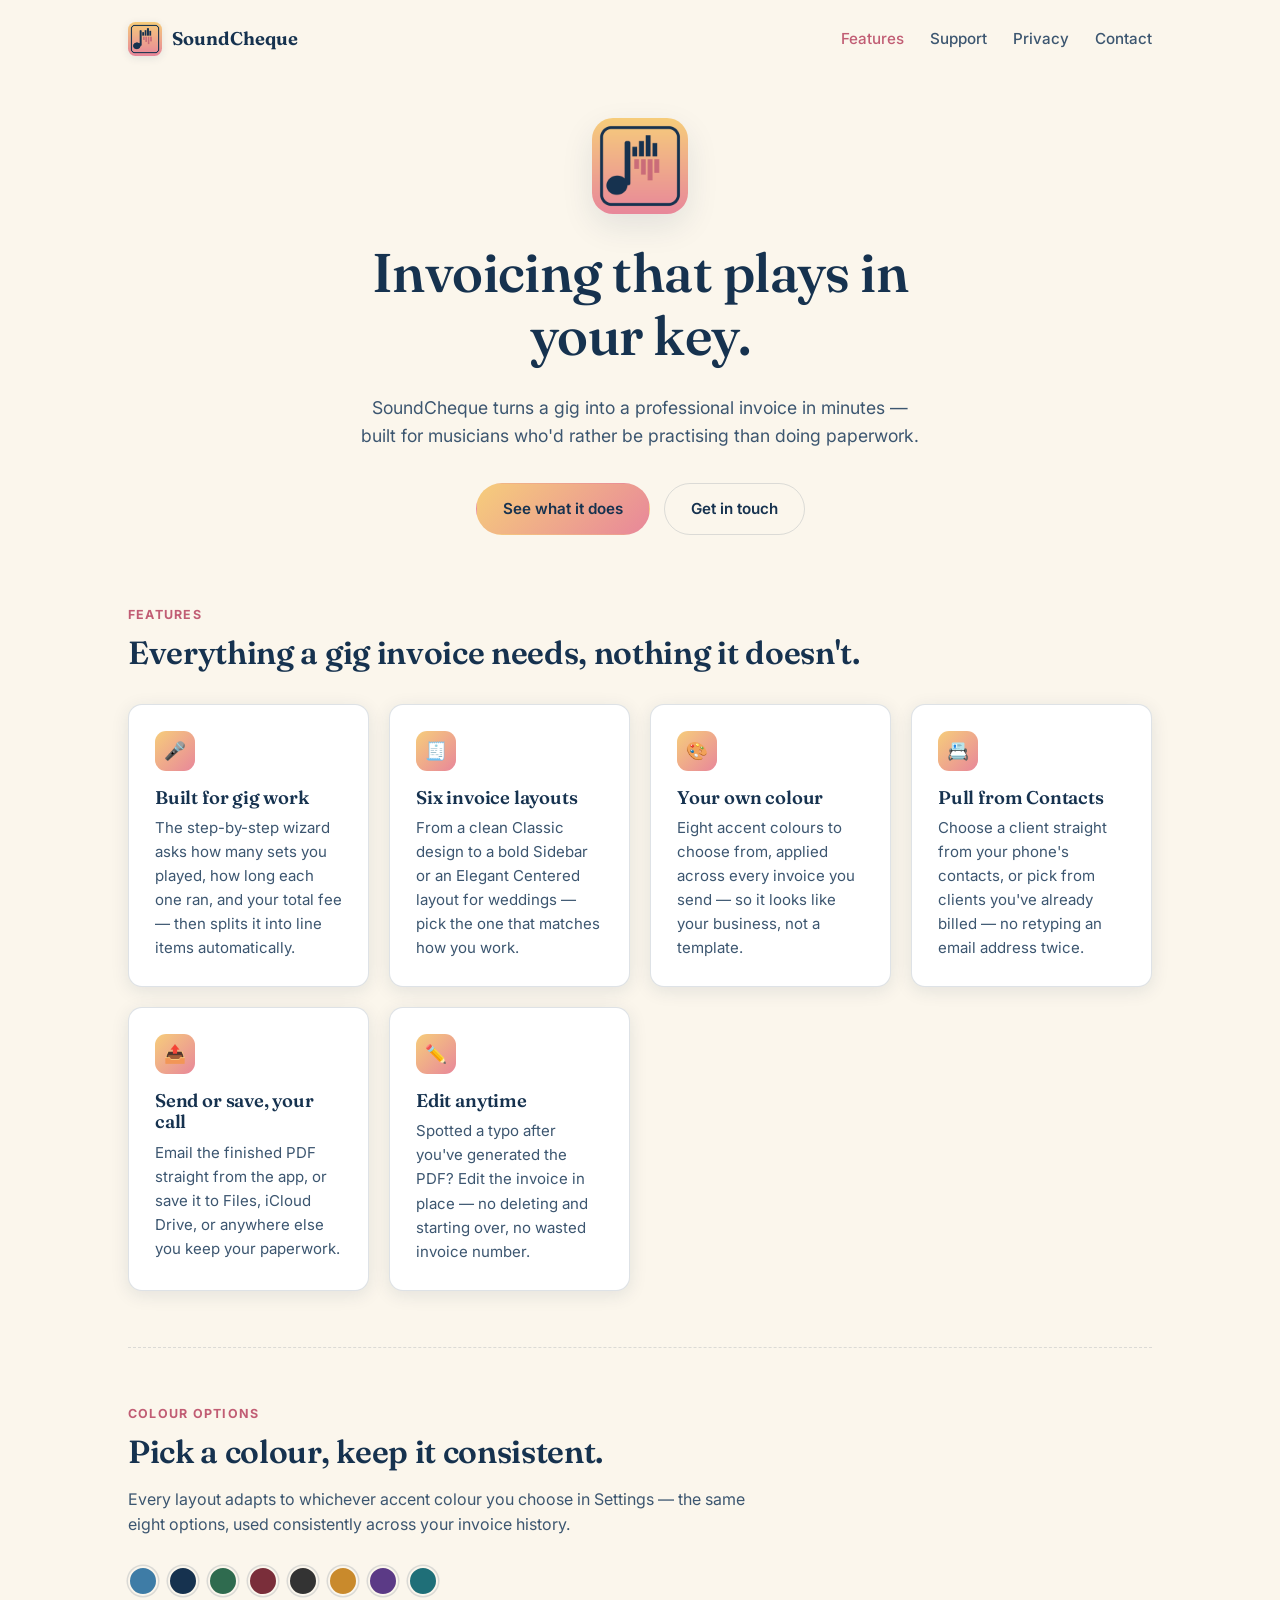
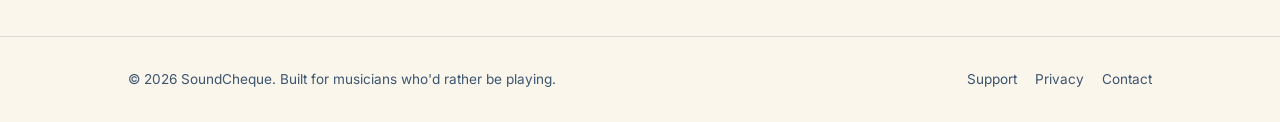
<file: index.html>
<!doctype html>
<html lang="en">
<head>
  <meta charset="utf-8">
  <meta name="viewport" content="width=device-width, initial-scale=1">
  <title>SoundCheque — Invoicing for gigging musicians</title>
  <meta name="description" content="SoundCheque turns a gig into a professional invoice in minutes — step-by-step wizard, six layouts, your own colours, and one-tap email or PDF export.">
  <link rel="icon" href="assets/favicon-32.png" sizes="32x32">
  <link rel="apple-touch-icon" href="assets/apple-touch-icon.png">
  <link rel="preconnect" href="https://fonts.googleapis.com">
  <link rel="preconnect" href="https://fonts.gstatic.com" crossorigin>
  <link href="https://fonts.googleapis.com/css2?family=Fraunces:opsz,wght@9..144,500;9..144,560;9..144,650&family=Inter:wght@400;500;600;700&display=swap" rel="stylesheet">
  <link rel="stylesheet" href="assets/style.css">
</head>
<body>
  <nav class="site-nav">
    <a class="brand" href="index.html">
      <img src="assets/icon-512.png" alt="">
      SoundCheque
    </a>
    <ul class="nav-links">
      <li><a href="index.html" aria-current="page">Features</a></li>
      <li><a href="support.html">Support</a></li>
      <li><a href="privacy.html">Privacy</a></li>
      <li><a href="contact.html">Contact</a></li>
    </ul>
  </nav>

  <header class="hero">
    <img class="hero-glyph" src="assets/icon-512.png" alt="SoundCheque app icon">
    <h1>Invoicing that plays in your key.</h1>
    <p class="lede">SoundCheque turns a gig into a professional invoice in minutes — built for musicians who'd rather be practising than doing paperwork.</p>
    <div class="button-row">
      <a class="btn btn-primary" href="#features">See what it does</a>
      <a class="btn btn-secondary" href="contact.html">Get in touch</a>
    </div>
  </header>

  <main class="wrap" id="features">
    <span class="section-eyebrow">Features</span>
    <h2>Everything a gig invoice needs, nothing it doesn't.</h2>

    <div class="feature-grid">
      <div class="feature-card">
        <div class="glyph">🎤</div>
        <h3>Built for gig work</h3>
        <p>The step-by-step wizard asks how many sets you played, how long each one ran, and your total fee — then splits it into line items automatically.</p>
      </div>

      <div class="feature-card">
        <div class="glyph">🧾</div>
        <h3>Six invoice layouts</h3>
        <p>From a clean Classic design to a bold Sidebar or an Elegant Centered layout for weddings — pick the one that matches how you work.</p>
      </div>

      <div class="feature-card">
        <div class="glyph">🎨</div>
        <h3>Your own colour</h3>
        <p>Eight accent colours to choose from, applied across every invoice you send — so it looks like your business, not a template.</p>
      </div>

      <div class="feature-card">
        <div class="glyph">📇</div>
        <h3>Pull from Contacts</h3>
        <p>Choose a client straight from your phone's contacts, or pick from clients you've already billed — no retyping an email address twice.</p>
      </div>

      <div class="feature-card">
        <div class="glyph">📤</div>
        <h3>Send or save, your call</h3>
        <p>Email the finished PDF straight from the app, or save it to Files, iCloud Drive, or anywhere else you keep your paperwork.</p>
      </div>

      <div class="feature-card">
        <div class="glyph">✏️</div>
        <h3>Edit anytime</h3>
        <p>Spotted a typo after you've generated the PDF? Edit the invoice in place — no deleting and starting over, no wasted invoice number.</p>
      </div>
    </div>

    <hr class="dashed-rule">

    <span class="section-eyebrow">Colour options</span>
    <h2>Pick a colour, keep it consistent.</h2>
    <p>Every layout adapts to whichever accent colour you choose in Settings — the same eight options, used consistently across your invoice history.</p>
    <div class="swatch-strip" aria-hidden="true">
      <span class="swatch" style="background:#3E7CA6"></span>
      <span class="swatch" style="background:#16324F"></span>
      <span class="swatch" style="background:#2F6B4F"></span>
      <span class="swatch" style="background:#7A2E3A"></span>
      <span class="swatch" style="background:#333333"></span>
      <span class="swatch" style="background:#C98A2C"></span>
      <span class="swatch" style="background:#5B3A86"></span>
      <span class="swatch" style="background:#1F6F78"></span>
    </div>
  </main>

  <footer class="site-footer">
    <div class="wrap">
      <p>&copy; 2026 SoundCheque. Built for musicians who'd rather be playing.</p>
      <ul class="footer-links">
        <li><a href="support.html">Support</a></li>
        <li><a href="privacy.html">Privacy</a></li>
        <li><a href="contact.html">Contact</a></li>
      </ul>
    </div>
  </footer>
</body>
</html>
</file>
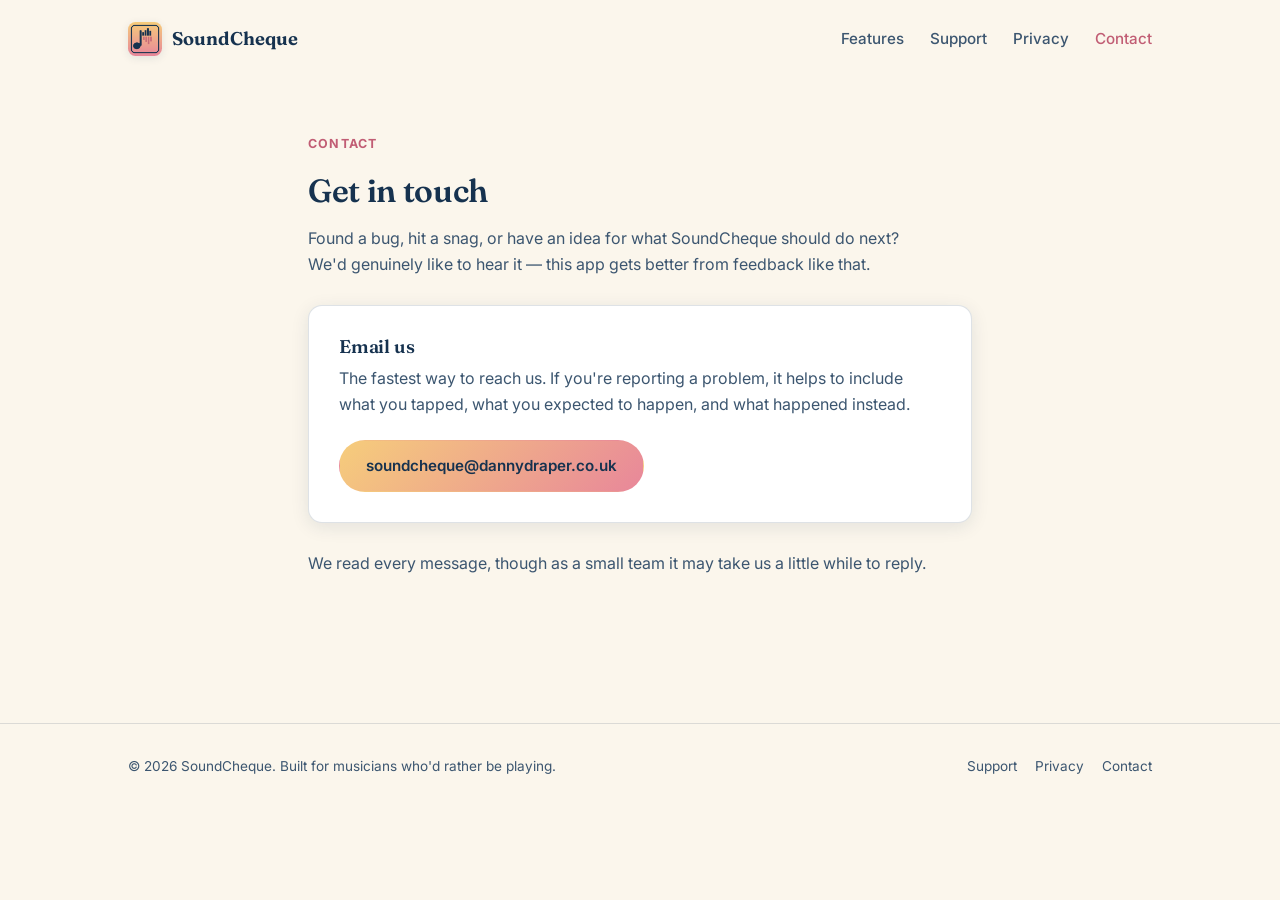
<file: contact.html>
<!doctype html>
<html lang="en">
<head>
  <meta charset="utf-8">
  <meta name="viewport" content="width=device-width, initial-scale=1">
  <title>Contact — SoundCheque</title>
  <meta name="description" content="Get in touch with the SoundCheque team — questions, bug reports, and feature suggestions welcome.">
  <link rel="icon" href="assets/favicon-32.png" sizes="32x32">
  <link rel="apple-touch-icon" href="assets/apple-touch-icon.png">
  <link rel="preconnect" href="https://fonts.googleapis.com">
  <link rel="preconnect" href="https://fonts.gstatic.com" crossorigin>
  <link href="https://fonts.googleapis.com/css2?family=Fraunces:opsz,wght@9..144,500;9..144,560;9..144,650&family=Inter:wght@400;500;600;700&display=swap" rel="stylesheet">
  <link rel="stylesheet" href="assets/style.css">
</head>
<body>
  <nav class="site-nav">
    <a class="brand" href="index.html">
      <img src="assets/icon-512.png" alt="">
      SoundCheque
    </a>
    <ul class="nav-links">
      <li><a href="index.html">Features</a></li>
      <li><a href="support.html">Support</a></li>
      <li><a href="privacy.html">Privacy</a></li>
      <li><a href="contact.html" aria-current="page">Contact</a></li>
    </ul>
  </nav>

  <main class="prose-page">
    <div class="wrap">
      <span class="section-eyebrow">Contact</span>
      <h2>Get in touch</h2>
      <p>Found a bug, hit a snag, or have an idea for what SoundCheque should do next? We'd genuinely like to hear it — this app gets better from feedback like that.</p>

      <div class="contact-card">
        <h3>Email us</h3>
        <p>The fastest way to reach us. If you're reporting a problem, it helps to include what you tapped, what you expected to happen, and what happened instead.</p>
        <a class="btn btn-primary" href="mailto:soundcheque@dannydraper.co.uk">soundcheque@dannydraper.co.uk</a>
      </div>

      <p>We read every message, though as a small team it may take us a little while to reply.</p>
    </div>
  </main>

  <footer class="site-footer">
    <div class="wrap">
      <p>&copy; 2026 SoundCheque. Built for musicians who'd rather be playing.</p>
      <ul class="footer-links">
        <li><a href="support.html">Support</a></li>
        <li><a href="privacy.html">Privacy</a></li>
        <li><a href="contact.html">Contact</a></li>
      </ul>
    </div>
  </footer>
</body>
</html>
</file>
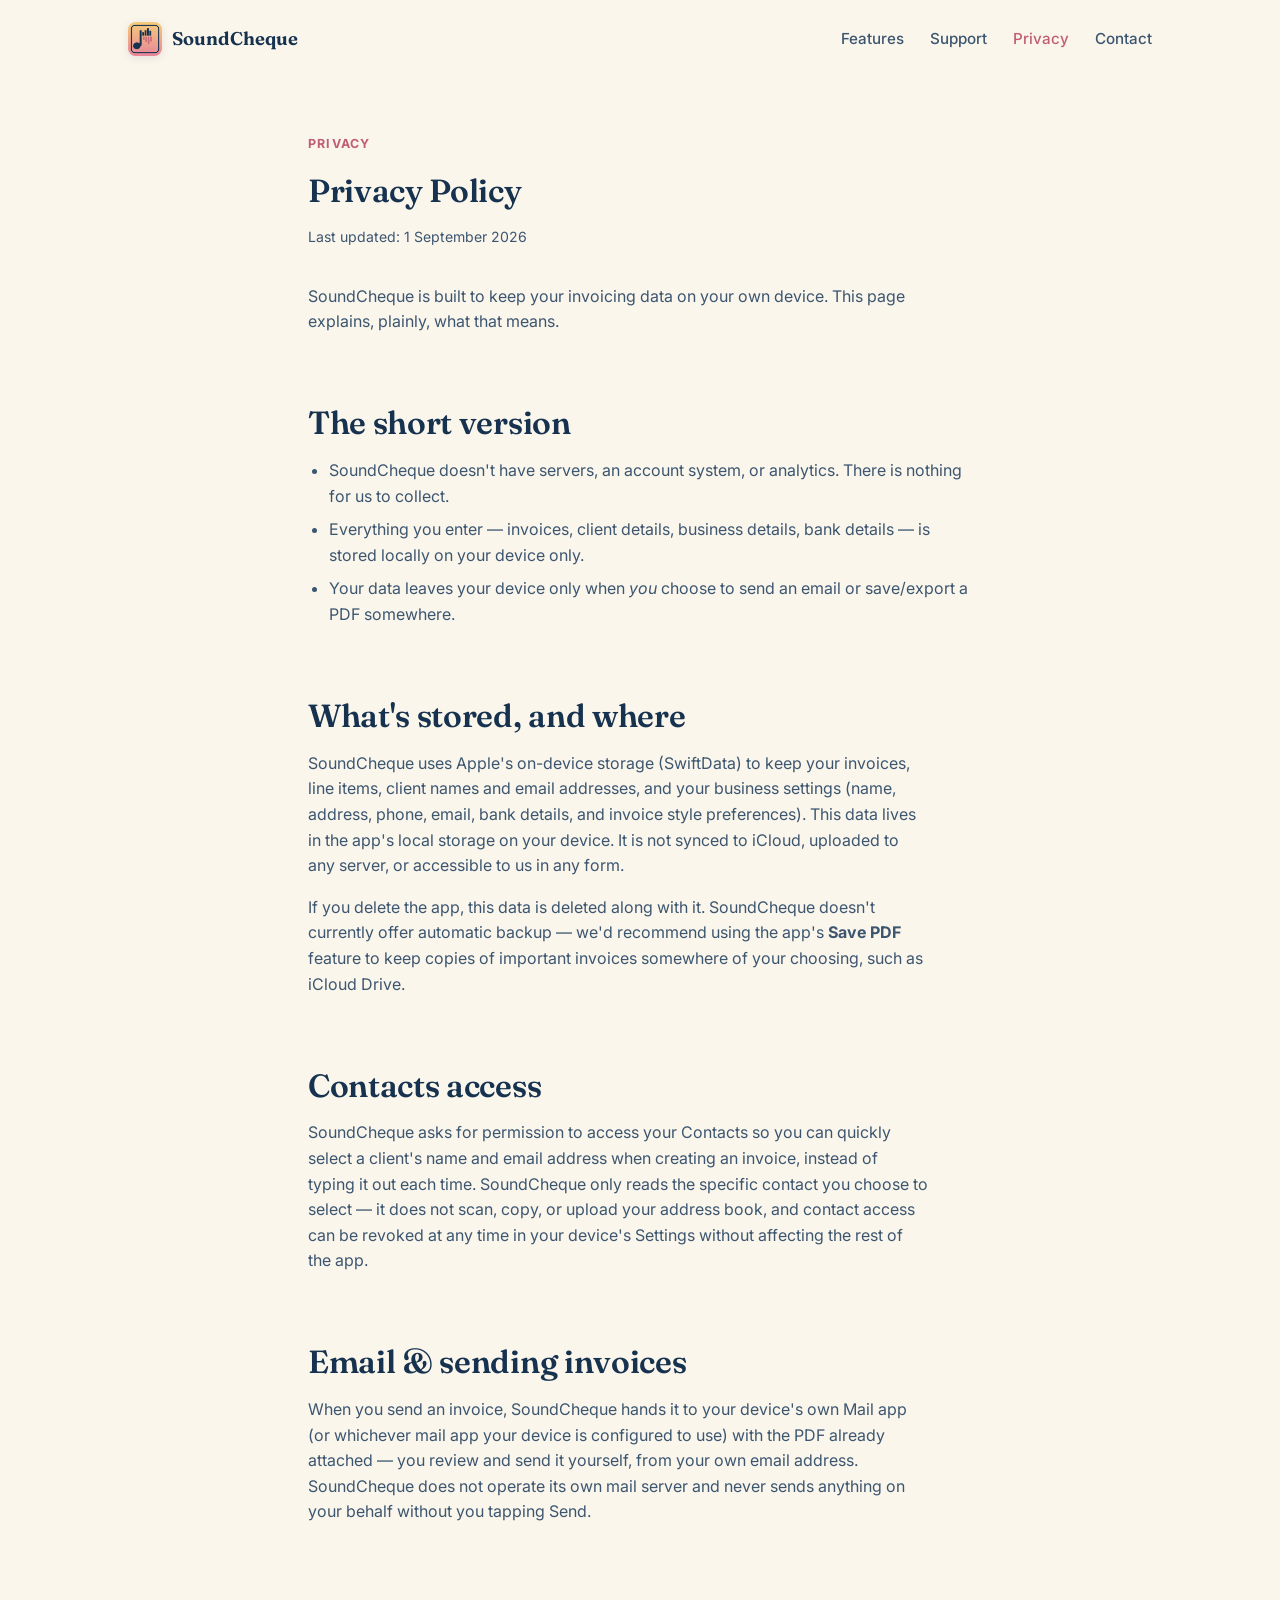
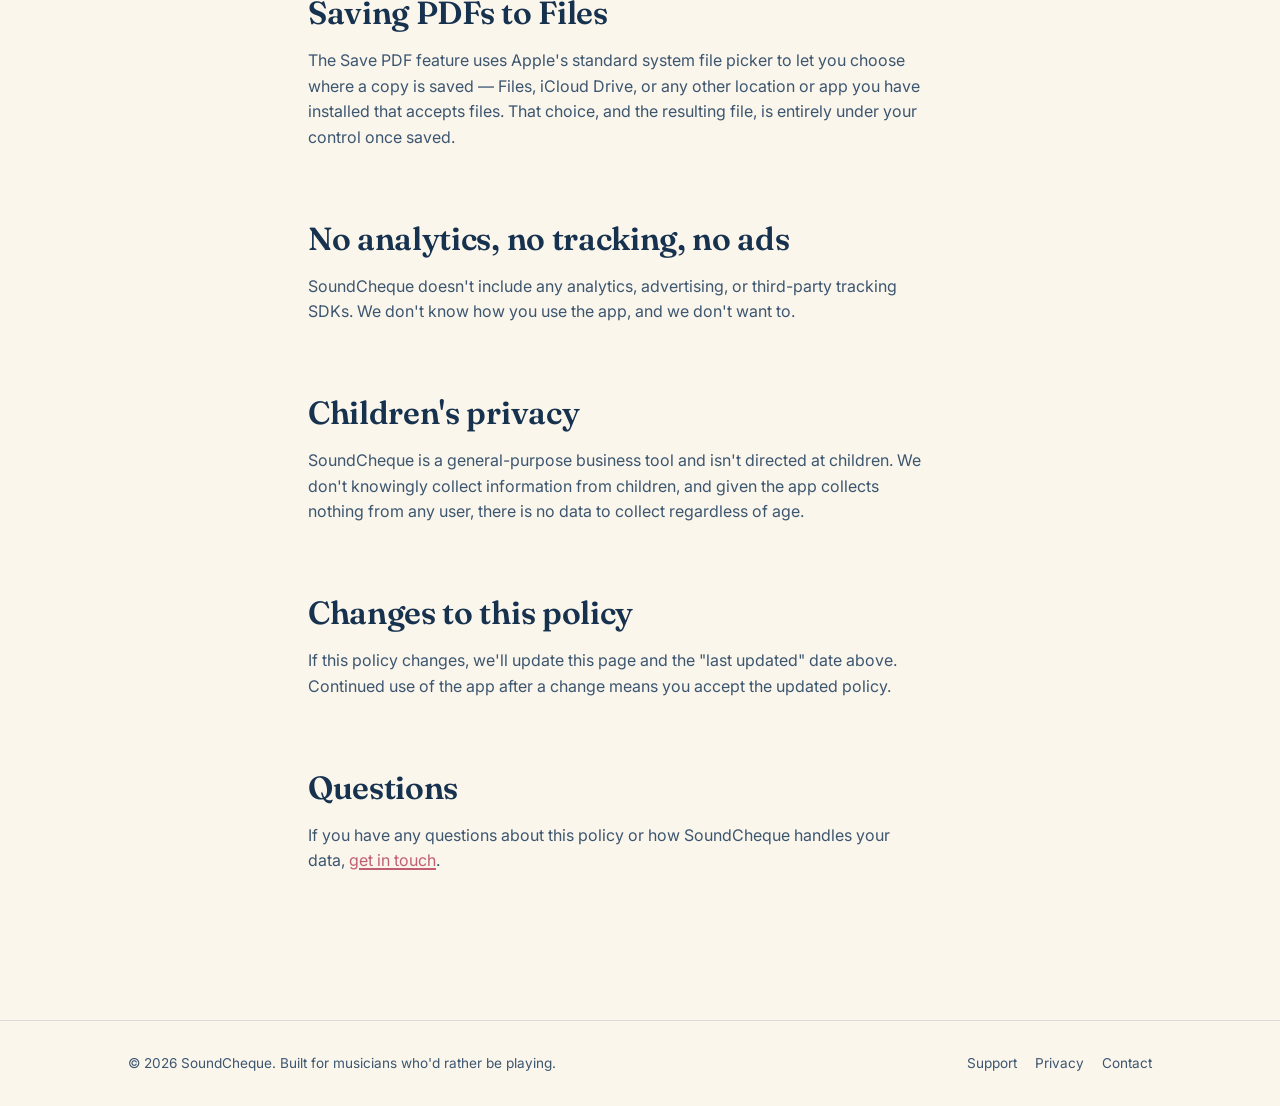
<file: privacy.html>
<!doctype html>
<html lang="en">
<head>
  <meta charset="utf-8">
  <meta name="viewport" content="width=device-width, initial-scale=1">
  <title>Privacy Policy — SoundCheque</title>
  <meta name="description" content="SoundCheque's privacy policy: what data the app collects (very little), what stays on your device, and why.">
  <link rel="icon" href="assets/favicon-32.png" sizes="32x32">
  <link rel="apple-touch-icon" href="assets/apple-touch-icon.png">
  <link rel="preconnect" href="https://fonts.googleapis.com">
  <link rel="preconnect" href="https://fonts.gstatic.com" crossorigin>
  <link href="https://fonts.googleapis.com/css2?family=Fraunces:opsz,wght@9..144,500;9..144,560;9..144,650&family=Inter:wght@400;500;600;700&display=swap" rel="stylesheet">
  <link rel="stylesheet" href="assets/style.css">
</head>
<body>
  <nav class="site-nav">
    <a class="brand" href="index.html">
      <img src="assets/icon-512.png" alt="">
      SoundCheque
    </a>
    <ul class="nav-links">
      <li><a href="index.html">Features</a></li>
      <li><a href="support.html">Support</a></li>
      <li><a href="privacy.html" aria-current="page">Privacy</a></li>
      <li><a href="contact.html">Contact</a></li>
    </ul>
  </nav>

  <main class="prose-page">
    <div class="wrap">
      <span class="section-eyebrow">Privacy</span>
      <h2>Privacy Policy</h2>
      <p class="updated-date">Last updated: 1 September 2026</p>

      <p>SoundCheque is built to keep your invoicing data on your own device. This page explains, plainly, what that means.</p>

      <h2>The short version</h2>
      <ul>
        <li>SoundCheque doesn't have servers, an account system, or analytics. There is nothing for us to collect.</li>
        <li>Everything you enter — invoices, client details, business details, bank details — is stored locally on your device only.</li>
        <li>Your data leaves your device only when <em>you</em> choose to send an email or save/export a PDF somewhere.</li>
      </ul>

      <h2>What's stored, and where</h2>
      <p>SoundCheque uses Apple's on-device storage (SwiftData) to keep your invoices, line items, client names and email addresses, and your business settings (name, address, phone, email, bank details, and invoice style preferences). This data lives in the app's local storage on your device. It is not synced to iCloud, uploaded to any server, or accessible to us in any form.</p>
      <p>If you delete the app, this data is deleted along with it. SoundCheque doesn't currently offer automatic backup — we'd recommend using the app's <strong>Save PDF</strong> feature to keep copies of important invoices somewhere of your choosing, such as iCloud Drive.</p>

      <h2>Contacts access</h2>
      <p>SoundCheque asks for permission to access your Contacts so you can quickly select a client's name and email address when creating an invoice, instead of typing it out each time. SoundCheque only reads the specific contact you choose to select — it does not scan, copy, or upload your address book, and contact access can be revoked at any time in your device's Settings without affecting the rest of the app.</p>

      <h2>Email &amp; sending invoices</h2>
      <p>When you send an invoice, SoundCheque hands it to your device's own Mail app (or whichever mail app your device is configured to use) with the PDF already attached — you review and send it yourself, from your own email address. SoundCheque does not operate its own mail server and never sends anything on your behalf without you tapping Send.</p>

      <h2>Saving PDFs to Files</h2>
      <p>The Save PDF feature uses Apple's standard system file picker to let you choose where a copy is saved — Files, iCloud Drive, or any other location or app you have installed that accepts files. That choice, and the resulting file, is entirely under your control once saved.</p>

      <h2>No analytics, no tracking, no ads</h2>
      <p>SoundCheque doesn't include any analytics, advertising, or third-party tracking SDKs. We don't know how you use the app, and we don't want to.</p>

      <h2>Children's privacy</h2>
      <p>SoundCheque is a general-purpose business tool and isn't directed at children. We don't knowingly collect information from children, and given the app collects nothing from any user, there is no data to collect regardless of age.</p>

      <h2>Changes to this policy</h2>
      <p>If this policy changes, we'll update this page and the "last updated" date above. Continued use of the app after a change means you accept the updated policy.</p>

      <h2>Questions</h2>
      <p>If you have any questions about this policy or how SoundCheque handles your data, <a href="contact.html">get in touch</a>.</p>
    </div>
  </main>

  <footer class="site-footer">
    <div class="wrap">
      <p>&copy; 2026 SoundCheque. Built for musicians who'd rather be playing.</p>
      <ul class="footer-links">
        <li><a href="support.html">Support</a></li>
        <li><a href="privacy.html">Privacy</a></li>
        <li><a href="contact.html">Contact</a></li>
      </ul>
    </div>
  </footer>
</body>
</html>
</file>
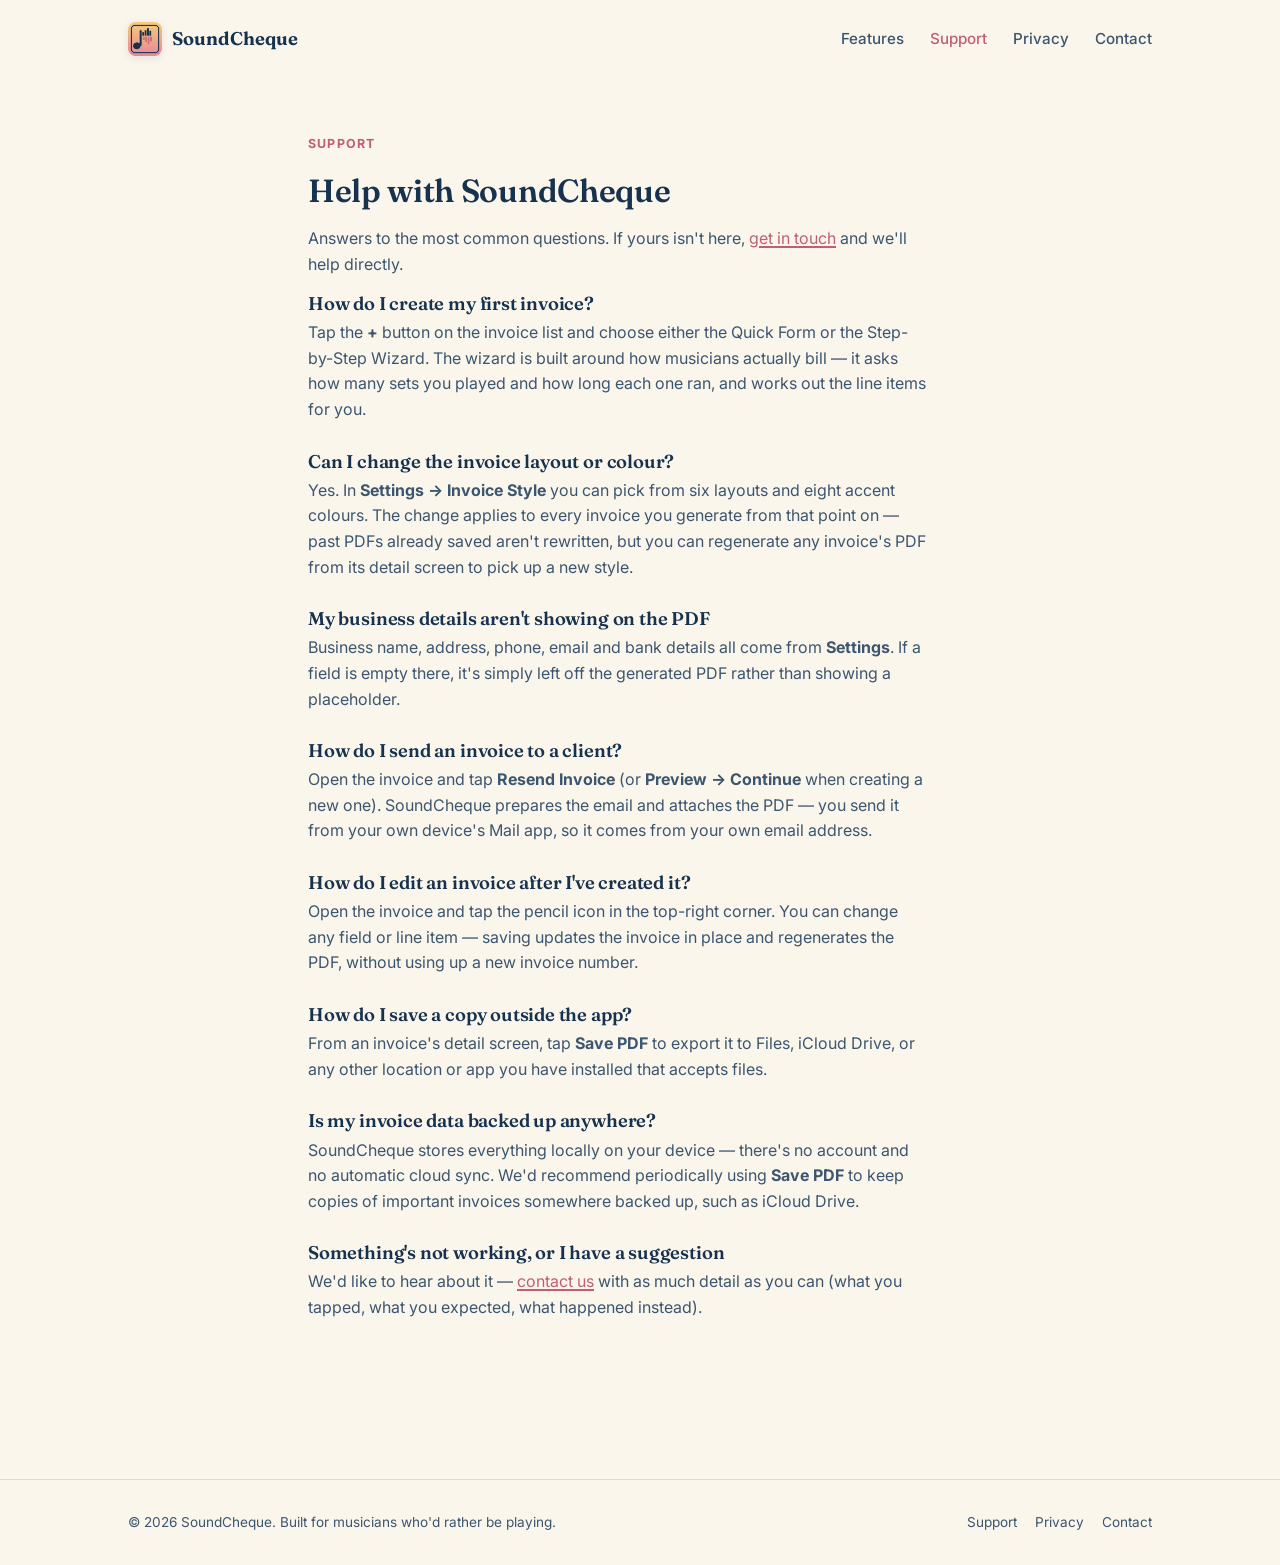
<file: support.html>
<!doctype html>
<html lang="en">
<head>
  <meta charset="utf-8">
  <meta name="viewport" content="width=device-width, initial-scale=1">
  <title>Support — SoundCheque</title>
  <meta name="description" content="Help and frequently asked questions for the SoundCheque invoicing app.">
  <link rel="icon" href="assets/favicon-32.png" sizes="32x32">
  <link rel="apple-touch-icon" href="assets/apple-touch-icon.png">
  <link rel="preconnect" href="https://fonts.googleapis.com">
  <link rel="preconnect" href="https://fonts.gstatic.com" crossorigin>
  <link href="https://fonts.googleapis.com/css2?family=Fraunces:opsz,wght@9..144,500;9..144,560;9..144,650&family=Inter:wght@400;500;600;700&display=swap" rel="stylesheet">
  <link rel="stylesheet" href="assets/style.css">
</head>
<body>
  <nav class="site-nav">
    <a class="brand" href="index.html">
      <img src="assets/icon-512.png" alt="">
      SoundCheque
    </a>
    <ul class="nav-links">
      <li><a href="index.html">Features</a></li>
      <li><a href="support.html" aria-current="page">Support</a></li>
      <li><a href="privacy.html">Privacy</a></li>
      <li><a href="contact.html">Contact</a></li>
    </ul>
  </nav>

  <main class="prose-page">
    <div class="wrap">
      <span class="section-eyebrow">Support</span>
      <h2>Help with SoundCheque</h2>
      <p>Answers to the most common questions. If yours isn't here, <a href="contact.html">get in touch</a> and we'll help directly.</p>

      <div class="faq-item">
        <h3>How do I create my first invoice?</h3>
        <p>Tap the <strong>+</strong> button on the invoice list and choose either the Quick Form or the Step-by-Step Wizard. The wizard is built around how musicians actually bill — it asks how many sets you played and how long each one ran, and works out the line items for you.</p>
      </div>

      <div class="faq-item">
        <h3>Can I change the invoice layout or colour?</h3>
        <p>Yes. In <strong>Settings → Invoice Style</strong> you can pick from six layouts and eight accent colours. The change applies to every invoice you generate from that point on — past PDFs already saved aren't rewritten, but you can regenerate any invoice's PDF from its detail screen to pick up a new style.</p>
      </div>

      <div class="faq-item">
        <h3>My business details aren't showing on the PDF</h3>
        <p>Business name, address, phone, email and bank details all come from <strong>Settings</strong>. If a field is empty there, it's simply left off the generated PDF rather than showing a placeholder.</p>
      </div>

      <div class="faq-item">
        <h3>How do I send an invoice to a client?</h3>
        <p>Open the invoice and tap <strong>Resend Invoice</strong> (or <strong>Preview → Continue</strong> when creating a new one). SoundCheque prepares the email and attaches the PDF — you send it from your own device's Mail app, so it comes from your own email address.</p>
      </div>

      <div class="faq-item">
        <h3>How do I edit an invoice after I've created it?</h3>
        <p>Open the invoice and tap the pencil icon in the top-right corner. You can change any field or line item — saving updates the invoice in place and regenerates the PDF, without using up a new invoice number.</p>
      </div>

      <div class="faq-item">
        <h3>How do I save a copy outside the app?</h3>
        <p>From an invoice's detail screen, tap <strong>Save PDF</strong> to export it to Files, iCloud Drive, or any other location or app you have installed that accepts files.</p>
      </div>

      <div class="faq-item">
        <h3>Is my invoice data backed up anywhere?</h3>
        <p>SoundCheque stores everything locally on your device — there's no account and no automatic cloud sync. We'd recommend periodically using <strong>Save PDF</strong> to keep copies of important invoices somewhere backed up, such as iCloud Drive.</p>
      </div>

      <div class="faq-item">
        <h3>Something's not working, or I have a suggestion</h3>
        <p>We'd like to hear about it — <a href="contact.html">contact us</a> with as much detail as you can (what you tapped, what you expected, what happened instead).</p>
      </div>
    </div>
  </main>

  <footer class="site-footer">
    <div class="wrap">
      <p>&copy; 2026 SoundCheque. Built for musicians who'd rather be playing.</p>
      <ul class="footer-links">
        <li><a href="support.html">Support</a></li>
        <li><a href="privacy.html">Privacy</a></li>
        <li><a href="contact.html">Contact</a></li>
      </ul>
    </div>
  </footer>
</body>
</html>
</file>
<file: assets/style.css>
/* SoundCheque marketing/support site — shared stylesheet
   Palette and glyph derive directly from the app icon: gold-to-rose
   gradient field, ink-navy glyph, rose "carbon copy" accent. */

:root {
  --gold: #F6CD7B;
  --rose: #E8879A;
  --rose-deep: #C15D74;
  --ink: #16324F;
  --ink-soft: #3C5670;
  --paper: #FBF6EC;
  --paper-dim: #F1E8D6;
  --paper-card: #FFFFFF;
  --line: rgba(22, 50, 79, 0.14);
  --shadow: rgba(22, 50, 79, 0.10);
  --radius-lg: 20px;
  --radius-md: 14px;
  --max-width: 1080px;
}

@media (prefers-color-scheme: dark) {
  :root {
    --ink: #F3EEE0;
    --ink-soft: #C7CFDA;
    --paper: #0E1D2E;
    --paper-dim: #142A40;
    --paper-card: #16324F;
    --line: rgba(243, 238, 224, 0.14);
    --shadow: rgba(0, 0, 0, 0.35);
  }
}

* {
  box-sizing: border-box;
}

html {
  scroll-behavior: smooth;
}

body {
  margin: 0;
  background: var(--paper);
  color: var(--ink);
  font-family: "Inter", -apple-system, "Helvetica Neue", Arial, sans-serif;
  font-size: 16px;
  line-height: 1.6;
  -webkit-font-smoothing: antialiased;
}

h1, h2, h3 {
  font-family: "Fraunces", Georgia, "Times New Roman", serif;
  font-weight: 600;
  line-height: 1.15;
  letter-spacing: -0.01em;
  margin: 0 0 0.5em;
  color: var(--ink);
}

h1 { font-size: clamp(2.2rem, 5vw, 3.4rem); font-weight: 560; }
h2 { font-size: clamp(1.5rem, 3vw, 2rem); }
h3 { font-size: 1.15rem; }

p { margin: 0 0 1em; color: var(--ink-soft); max-width: 62ch; }

a { color: var(--rose-deep); text-decoration-thickness: 1.5px; text-underline-offset: 2px; }
a:hover { color: var(--ink); }

img { max-width: 100%; display: block; }

.wrap {
  max-width: var(--max-width);
  margin: 0 auto;
  padding: 0 28px;
}

/* Nav */
.site-nav {
  display: flex;
  align-items: center;
  justify-content: space-between;
  padding: 22px 28px;
  max-width: var(--max-width);
  margin: 0 auto;
}

.brand {
  display: flex;
  align-items: center;
  gap: 10px;
  font-family: "Fraunces", serif;
  font-weight: 650;
  font-size: 1.15rem;
  color: var(--ink);
  text-decoration: none;
}

.brand img {
  width: 34px;
  height: 34px;
  border-radius: 22%;
  box-shadow: 0 2px 8px var(--shadow);
}

.brand:hover { color: var(--ink); }

.nav-links {
  display: flex;
  gap: 26px;
  list-style: none;
  margin: 0;
  padding: 0;
}

.nav-links a {
  color: var(--ink-soft);
  text-decoration: none;
  font-size: 0.95rem;
  font-weight: 500;
}

.nav-links a:hover,
.nav-links a[aria-current="page"] {
  color: var(--rose-deep);
}

/* Hero */
.hero {
  padding: 40px 28px 70px;
  text-align: center;
}

.hero-glyph {
  width: 96px;
  height: 96px;
  border-radius: 22%;
  margin: 0 auto 28px;
  box-shadow: 0 12px 32px var(--shadow);
}

.hero h1 {
  max-width: 18ch;
  margin-left: auto;
  margin-right: auto;
}

.hero .lede {
  max-width: 52ch;
  margin: 0 auto 32px;
  font-size: 1.1rem;
}

.button-row {
  display: flex;
  gap: 14px;
  justify-content: center;
  flex-wrap: wrap;
}

.btn {
  display: inline-flex;
  align-items: center;
  gap: 8px;
  padding: 13px 26px;
  border-radius: 999px;
  font-weight: 600;
  font-size: 0.95rem;
  text-decoration: none;
  border: 1.5px solid transparent;
}

.btn-primary {
  background: linear-gradient(135deg, var(--gold), var(--rose));
  color: var(--ink);
}

.btn-primary:hover { color: var(--ink); opacity: 0.92; }

.btn-secondary {
  background: transparent;
  border-color: var(--line);
  color: var(--ink);
}

.btn-secondary:hover { border-color: var(--rose-deep); color: var(--ink); }

/* Signature dashed rule, borrowed from the invoice PDF's own item separators */
.dashed-rule {
  border: none;
  border-top: 1.5px dashed var(--line);
  margin: 56px 0;
}

/* Feature grid */
.section-eyebrow {
  font-size: 0.78rem;
  font-weight: 700;
  letter-spacing: 0.1em;
  text-transform: uppercase;
  color: var(--rose-deep);
  margin-bottom: 10px;
  display: block;
}

.feature-grid {
  display: grid;
  grid-template-columns: repeat(auto-fit, minmax(240px, 1fr));
  gap: 20px;
  margin-top: 32px;
}

.feature-card {
  background: var(--paper-card);
  border: 1px solid var(--line);
  border-radius: var(--radius-md);
  padding: 26px;
  box-shadow: 0 4px 18px var(--shadow);
}

.feature-card .glyph {
  width: 40px;
  height: 40px;
  border-radius: 11px;
  background: linear-gradient(135deg, var(--gold), var(--rose));
  display: flex;
  align-items: center;
  justify-content: center;
  margin-bottom: 16px;
  font-size: 1.1rem;
}

.feature-card h3 { margin-bottom: 8px; }
.feature-card p { font-size: 0.94rem; margin-bottom: 0; }

/* Template swatch strip on the features page */
.swatch-strip {
  display: flex;
  gap: 10px;
  margin-top: 28px;
  flex-wrap: wrap;
}

.swatch {
  width: 30px;
  height: 30px;
  border-radius: 50%;
  border: 2px solid var(--paper);
  box-shadow: 0 0 0 1.5px var(--line);
}

/* Prose pages (privacy / support / contact) */
.prose-page {
  padding: 56px 28px 90px;
}

.prose-page .wrap {
  max-width: 720px;
}

.prose-page h2 {
  margin-top: 2.2em;
}

.prose-page h2:first-of-type { margin-top: 0.6em; }

.prose-page ul {
  color: var(--ink-soft);
  padding-left: 1.3em;
}

.prose-page li { margin-bottom: 0.5em; }

.updated-date {
  color: var(--ink-soft);
  font-size: 0.88rem;
  margin-bottom: 2.5em;
}

.contact-card {
  background: var(--paper-card);
  border: 1px solid var(--line);
  border-radius: var(--radius-md);
  padding: 30px;
  box-shadow: 0 4px 18px var(--shadow);
  margin: 28px 0;
}

.contact-card a.btn { margin-top: 6px; }

.faq-item {
  margin-bottom: 28px;
}

.faq-item h3 {
  margin-bottom: 6px;
}

/* Footer */
.site-footer {
  border-top: 1px solid var(--line);
  padding: 32px 28px;
  margin-top: 40px;
}

.site-footer .wrap {
  display: flex;
  align-items: center;
  justify-content: space-between;
  flex-wrap: wrap;
  gap: 12px;
}

.site-footer p {
  margin: 0;
  font-size: 0.85rem;
  color: var(--ink-soft);
}

.footer-links {
  display: flex;
  gap: 18px;
  list-style: none;
  margin: 0;
  padding: 0;
  font-size: 0.85rem;
}

.footer-links a {
  color: var(--ink-soft);
  text-decoration: none;
}

.footer-links a:hover { color: var(--rose-deep); }

@media (max-width: 620px) {
  .site-nav { flex-direction: column; gap: 16px; }
  .nav-links { gap: 18px; flex-wrap: wrap; justify-content: center; }
  .site-footer .wrap { flex-direction: column; text-align: center; }
}
</file>
